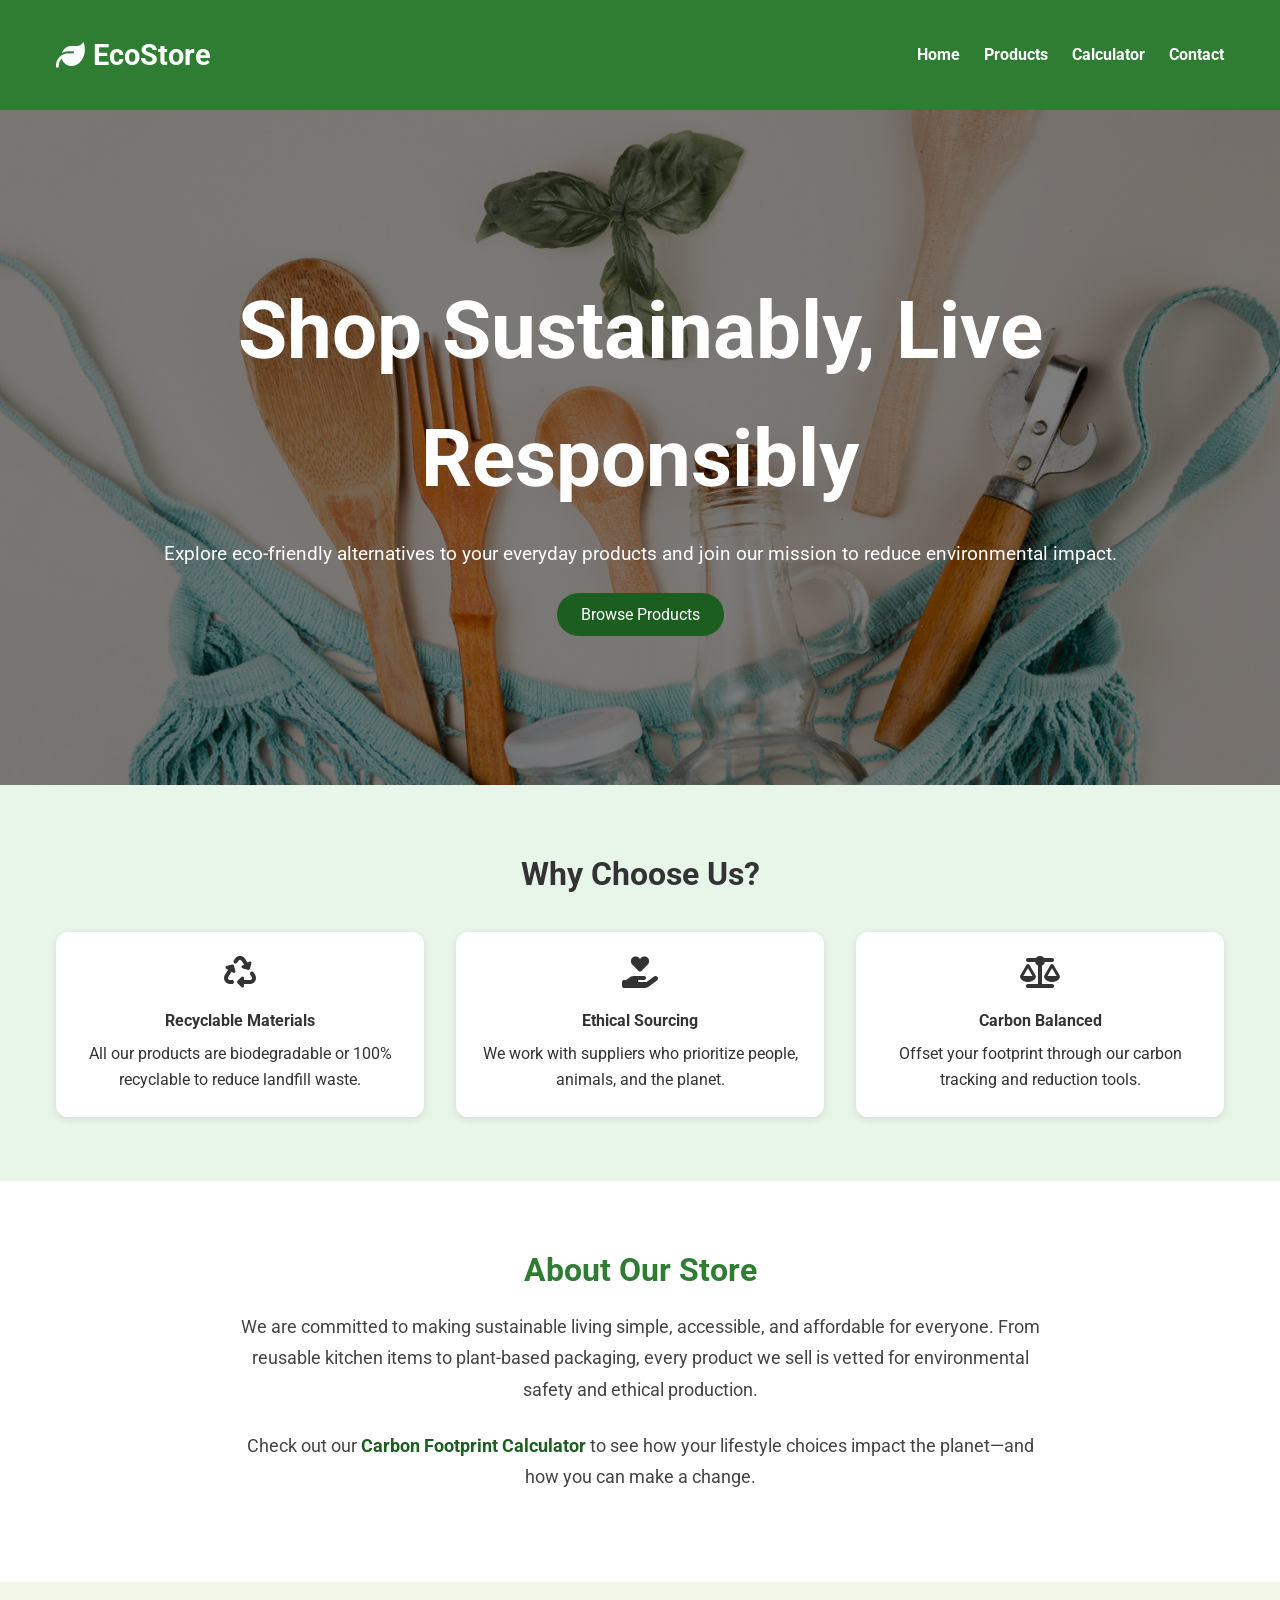
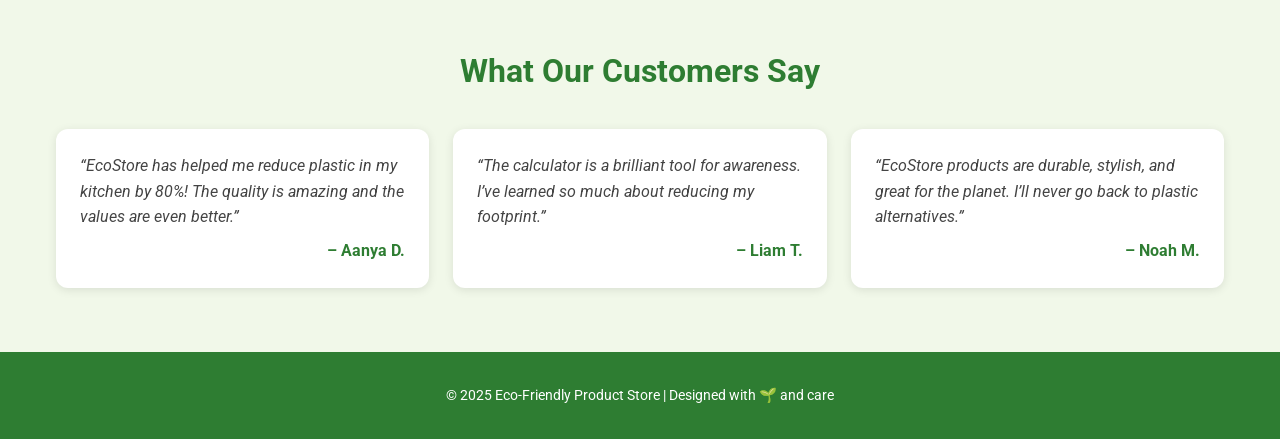
<file: index.html>
<!DOCTYPE html>
<html lang="en">
  <head>
    <meta charset="UTF-8" />
    <meta name="viewport" content="width=device-width, initial-scale=1.0" />
    <title>Eco-Friendly Product Store</title>
    <link rel="stylesheet" href="css/style.css" />
    <script defer src="js/script.js"></script>
    <link
      href="https://fonts.googleapis.com/css2?family=Roboto&display=swap"
      rel="stylesheet"
    />
    <link
      rel="stylesheet"
      href="https://cdnjs.cloudflare.com/ajax/libs/font-awesome/6.5.0/css/all.min.css"
    />
  </head>
  <body>
    <header>
      <div class="container header-flex">
        <div class="logo">
          <h1><i class="fas fa-leaf"></i> EcoStore</h1>
        </div>
        <button
          id="menu-toggle"
          class="menu-btn"
          aria-label="Toggle navigation"
        >
          <i class="fas fa-bars"></i>
        </button>
        <nav id="main-nav">
          <ul>
            <li><a href="index.html">Home</a></li>
            <li><a href="products.html">Products</a></li>
            <li><a href="calculator.html">Calculator</a></li>
            <li><a href="contact.html">Contact</a></li>
          </ul>
        </nav>
      </div>
    </header>

    <main>
      <section class="hero scroll-fade">
        <div class="container">
          <h2>Shop Sustainably, Live Responsibly</h2>
          <p>
            Explore eco-friendly alternatives to your everyday products and join
            our mission to reduce environmental impact.
          </p>
          <a href="products.html" class="btn">Browse Products</a>
        </div>
      </section>

      <section class="features scroll-fade">
        <div class="container">
          <h3>Why Choose Us?</h3>
          <div class="feature-cards">
            <div class="card">
              <i class="fas fa-recycle fa-2x"></i>
              <h4>Recyclable Materials</h4>
              <p>
                All our products are biodegradable or 100% recyclable to reduce
                landfill waste.
              </p>
            </div>
            <div class="card">
              <i class="fas fa-hand-holding-heart fa-2x"></i>
              <h4>Ethical Sourcing</h4>
              <p>
                We work with suppliers who prioritize people, animals, and the
                planet.
              </p>
            </div>
            <div class="card">
              <i class="fas fa-balance-scale fa-2x"></i>
              <h4>Carbon Balanced</h4>
              <p>
                Offset your footprint through our carbon tracking and reduction
                tools.
              </p>
            </div>
          </div>
        </div>
      </section>

      <section class="about scroll-fade">
        <div class="container">
          <h3>About Our Store</h3>
          <p>
            We are committed to making sustainable living simple, accessible,
            and affordable for everyone. From reusable kitchen items to
            plant-based packaging, every product we sell is vetted for
            environmental safety and ethical production.
          </p>
          <p>
            Check out our
            <a href="calculator.html">Carbon Footprint Calculator</a> to see how
            your lifestyle choices impact the planet—and how you can make a
            change.
          </p>
        </div>
      </section>

      <section class="testimonials scroll-fade">
        <div class="container">
          <h3>What Our Customers Say</h3>
          <div class="testimonial-row">
            <div class="testimonial-card">
              <p>
                “EcoStore has helped me reduce plastic in my kitchen by 80%! The
                quality is amazing and the values are even better.”
              </p>
              <span>– Aanya D.</span>
            </div>
            <div class="testimonial-card">
              <p>
                “The calculator is a brilliant tool for awareness. I’ve learned
                so much about reducing my footprint.”
              </p>
              <span>– Liam T.</span>
            </div>
            <div class="testimonial-card">
              <p>
                “EcoStore products are durable, stylish, and great for the
                planet. I’ll never go back to plastic alternatives.”
              </p>
              <span>– Noah M.</span>
            </div>
          </div>
        </div>
      </section>
    </main>

    <footer>
      <div class="container">
        <p>
          &copy; 2025 Eco-Friendly Product Store | Designed with 🌱 and care
        </p>
      </div>
    </footer>
  </body>
</html>
</file>
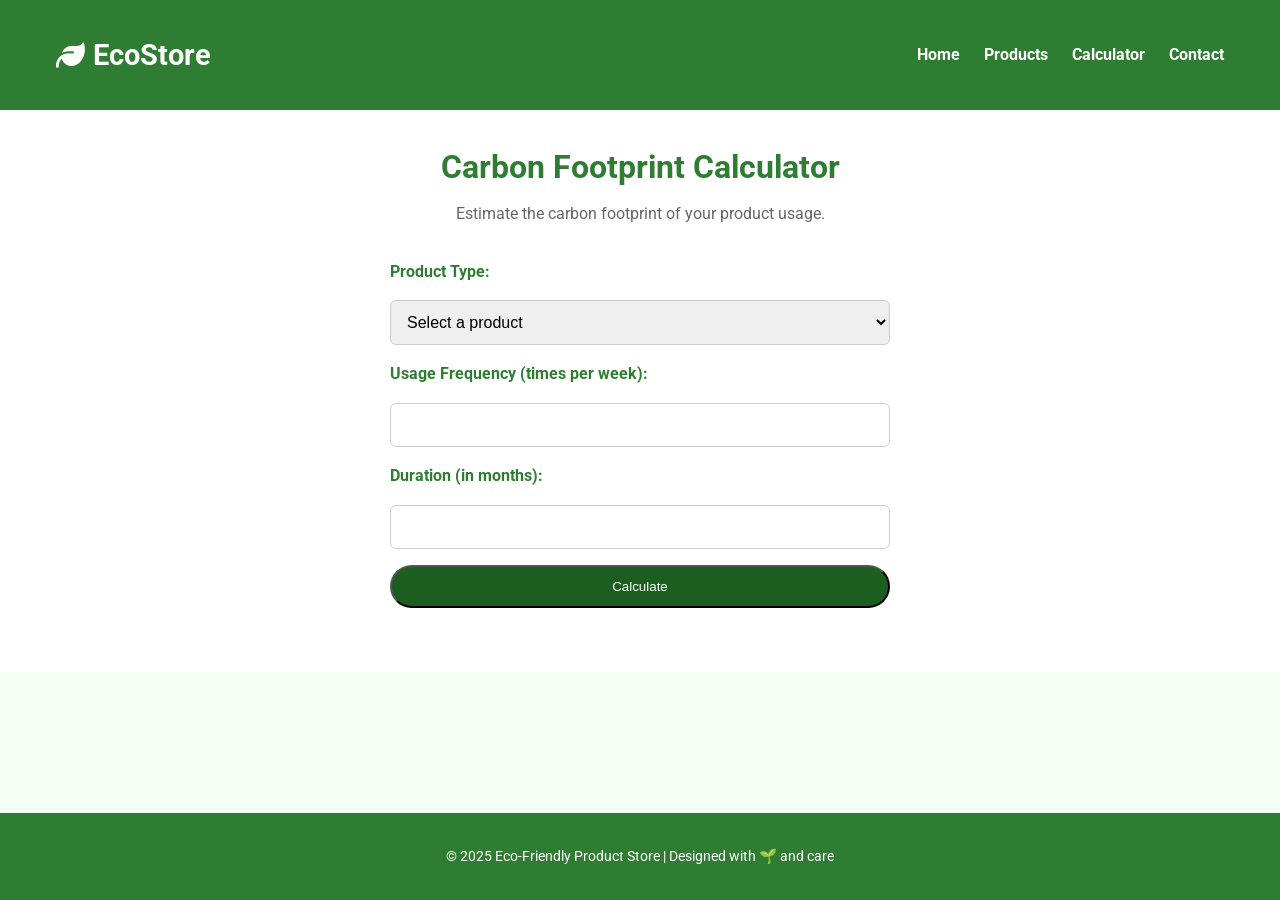
<file: calculator.html>
<!DOCTYPE html>
<html lang="en">
  <head>
    <meta charset="UTF-8" />
    <meta name="viewport" content="width=device-width, initial-scale=1.0" />
    <title>Carbon Footprint Calculator - EcoStore</title>
    <link rel="stylesheet" href="css/style.css" />
    <script defer src="js/script.js"></script>
    <link
      href="https://fonts.googleapis.com/css2?family=Roboto&display=swap"
      rel="stylesheet"
    />
    <link
      rel="stylesheet"
      href="https://cdnjs.cloudflare.com/ajax/libs/font-awesome/6.5.0/css/all.min.css"
    />
  </head>
  <body>
    <header>
      <div class="container header-flex">
        <div class="logo">
          <h1><i class="fas fa-leaf"></i> EcoStore</h1>
        </div>
        <button
          id="menu-toggle"
          class="menu-btn"
          aria-label="Toggle navigation"
        >
          <i class="fas fa-bars"></i>
        </button>
        <nav id="main-nav">
          <ul>
            <li><a href="index.html">Home</a></li>
            <li><a href="products.html">Products</a></li>
            <li><a href="calculator.html">Calculator</a></li>
            <li><a href="contact.html">Contact</a></li>
          </ul>
        </nav>
      </div>
    </header>

    <main>
      <section class="calculator">
        <div class="container">
          <h2>Carbon Footprint Calculator</h2>
          <p class="section-intro">
            Estimate the carbon footprint of your product usage.
          </p>

          <form id="footprint-form">
            <label for="product">Product Type:</label>
            <select id="product" required>
              <option value="">Select a product</option>
              <option value="toothbrush">Bamboo Toothbrush</option>
              <option value="bag">Reusable Shopping Bag</option>
              <option value="straws">Metal Straws</option>
              <option value="compost">Kitchen Compost Bin</option>
              <option value="beeswax">Beeswax Food Wraps</option>

              <option value="shampoo">Natural Shampoo Bar</option>
              <option value="notebook">Recycled Paper Notebook</option>
              <option value="bowl">Coconut Bowl Set</option>
            </select>

            <label for="frequency">Usage Frequency (times per week):</label>
            <input type="number" id="frequency" min="1" required />

            <label for="duration">Duration (in months):</label>
            <input type="number" id="duration" min="1" required />

            <button type="submit" class="btn">Calculate</button>
          </form>

          <div id="result" class="result-box"></div>
        </div>
      </section>
    </main>

    <footer>
      <div class="container">
        <p>
          &copy; 2025 Eco-Friendly Product Store | Designed with 🌱 and care
        </p>
      </div>
    </footer>
  </body>
</html>
</file>
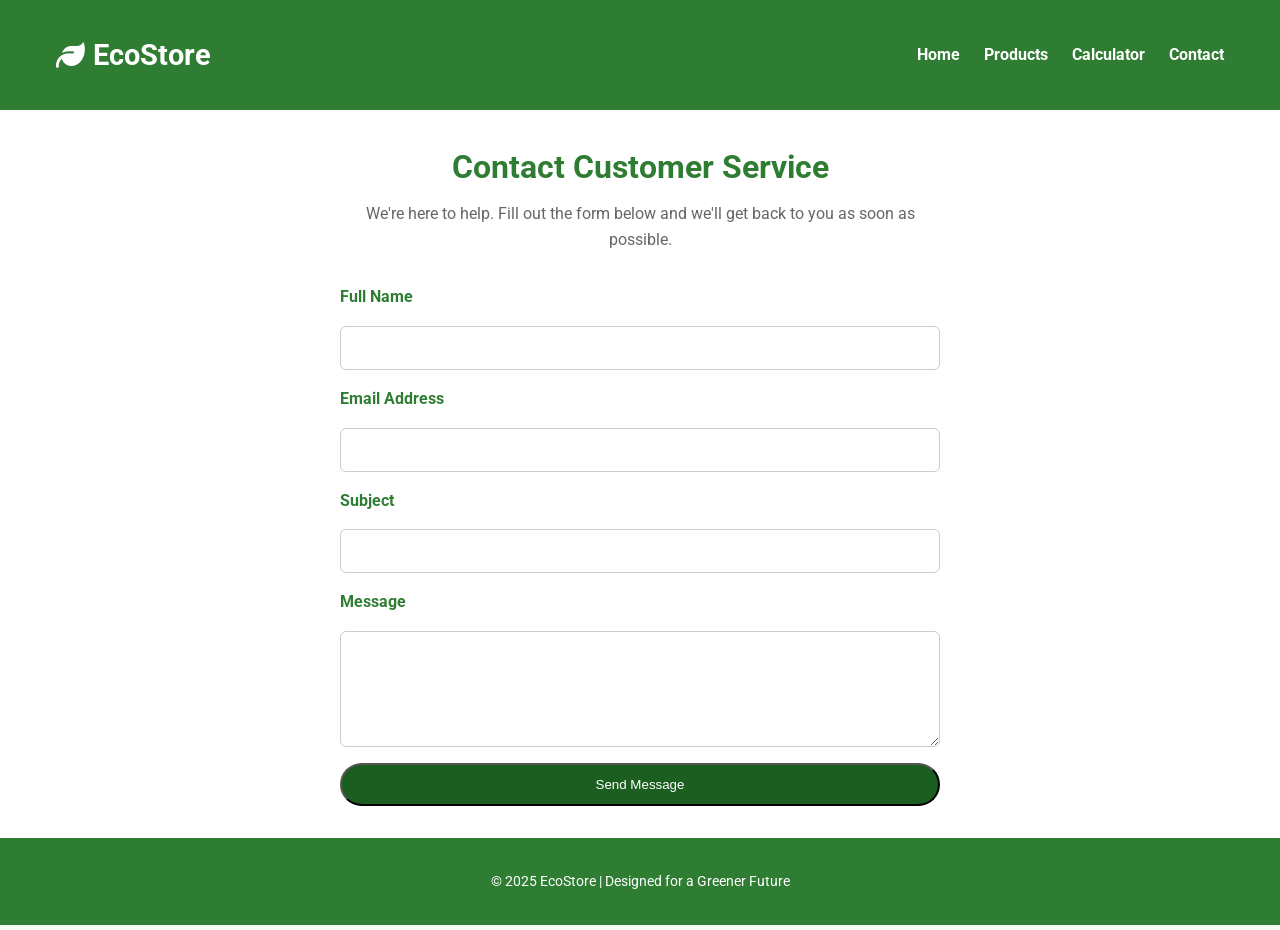
<file: contact.html>
<!DOCTYPE html>
<html lang="en">
  <head>
    <meta charset="UTF-8" />
    <meta name="viewport" content="width=device-width, initial-scale=1.0" />
    <title>Contact Us - EcoStore</title>
    <link rel="stylesheet" href="css/style.css" />
    <script defer src="js/script.js"></script>
    <link
      href="https://fonts.googleapis.com/css2?family=Roboto&display=swap"
      rel="stylesheet"
    />
    <link
      rel="stylesheet"
      href="https://cdnjs.cloudflare.com/ajax/libs/font-awesome/6.5.0/css/all.min.css"
    />
    <style></style>
  </head>
  <body>
    <header>
      <div class="container header-flex">
        <div class="logo">
          <h1><i class="fas fa-leaf"></i> EcoStore</h1>
        </div>
        <button
          id="menu-toggle"
          class="menu-btn"
          aria-label="Toggle navigation"
        >
          <i class="fas fa-bars"></i>
        </button>
        <nav id="main-nav">
          <ul>
            <li><a href="index.html">Home</a></li>
            <li><a href="products.html">Products</a></li>
            <li><a href="calculator.html">Calculator</a></li>
            <li><a href="contact.html">Contact</a></li>
          </ul>
        </nav>
      </div>
    </header>

    <main>
      <section class="contact-section">
        <div class="container">
          <h2>Contact Customer Service</h2>
          <p class="section-intro">
            We're here to help. Fill out the form below and we'll get back to
            you as soon as possible.
          </p>

          <form id="contact-form">
            <label for="name">Full Name</label>
            <input type="text" id="name" name="name" required />

            <label for="email">Email Address</label>
            <input type="email" id="email" name="email" required />

            <label for="subject">Subject</label>
            <input type="text" id="subject" name="subject" required />

            <label for="message">Message</label>
            <textarea id="message" name="message" rows="5" required></textarea>

            <button type="submit" class="btn">Send Message</button>
          </form>
          <div id="form-status" class="status-message"></div>
        </div>
      </section>
    </main>

    <footer>
      <div class="container">
        <p>&copy; 2025 EcoStore | Designed for a Greener Future</p>
      </div>
    </footer>
  </body>
</html>
</file>
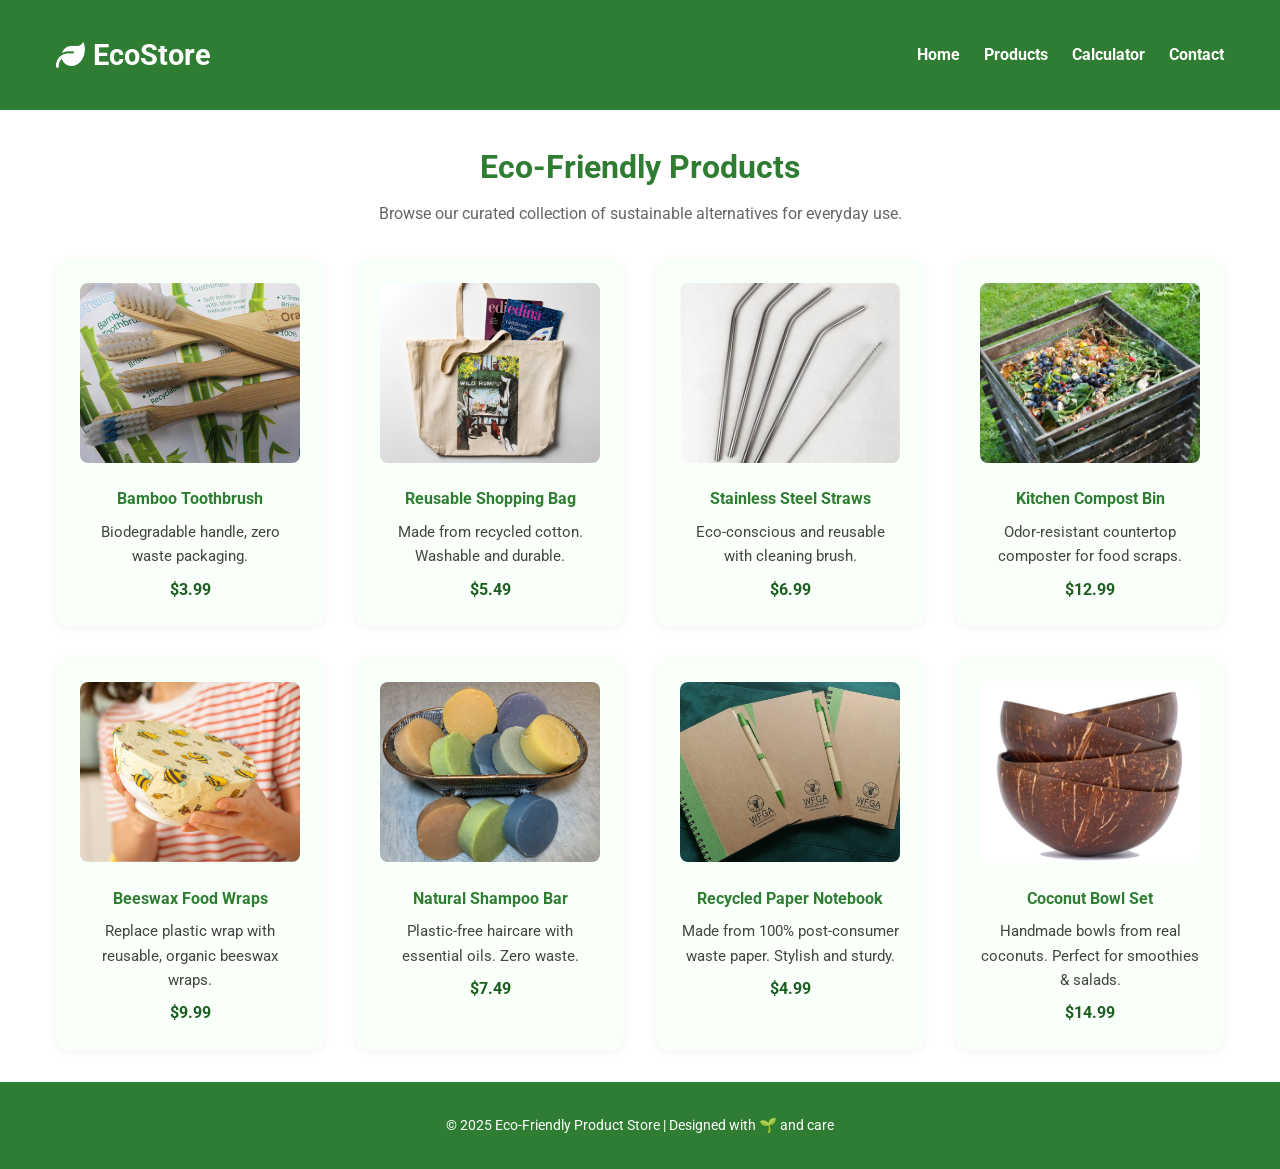
<file: products.html>
<!DOCTYPE html>
<html lang="en">
  <head>
    <meta charset="UTF-8" />
    <meta name="viewport" content="width=device-width, initial-scale=1.0" />
    <title>Our Products - EcoStore</title>
    <link rel="stylesheet" href="css/style.css" />
    <script defer src="js/script.js"></script>
    <link
      href="https://fonts.googleapis.com/css2?family=Roboto&display=swap"
      rel="stylesheet"
    />
    <link
      rel="stylesheet"
      href="https://cdnjs.cloudflare.com/ajax/libs/font-awesome/6.5.0/css/all.min.css"
    />
  </head>
  <body>
    <header>
      <div class="container header-flex">
        <div class="logo">
          <h1><i class="fas fa-leaf"></i> EcoStore</h1>
        </div>
        <button
          id="menu-toggle"
          class="menu-btn"
          aria-label="Toggle navigation"
        >
          <i class="fas fa-bars"></i>
        </button>
        <nav id="main-nav">
          <ul>
            <li><a href="index.html">Home</a></li>
            <li><a href="products.html">Products</a></li>
            <li><a href="calculator.html">Calculator</a></li>
            <li><a href="contact.html">Contact</a></li>
          </ul>
        </nav>
      </div>
    </header>

    <main>
      <section class="products">
        <div class="container">
          <h2>Eco-Friendly Products</h2>
          <p class="section-intro">
            Browse our curated collection of sustainable alternatives for
            everyday use.
          </p>

          <div class="product-grid">
            <div class="product-card">
              <img src="images/bamboo-toothbrush.jpg" alt="Bamboo Toothbrush" />
              <h4>Bamboo Toothbrush</h4>
              <p>Biodegradable handle, zero waste packaging.</p>
              <span class="price">$3.99</span>
            </div>

            <div class="product-card">
              <img src="images/reusable-bag.jpg" alt="Reusable Shopping Bag" />
              <h4>Reusable Shopping Bag</h4>
              <p>Made from recycled cotton. Washable and durable.</p>
              <span class="price">$5.49</span>
            </div>

            <div class="product-card">
              <img src="images/metal-straws.jpg" alt="Stainless Steel Straws" />
              <h4>Stainless Steel Straws</h4>
              <p>Eco-conscious and reusable with cleaning brush.</p>
              <span class="price">$6.99</span>
            </div>

            <div class="product-card">
              <img src="images/compost-bin.jpg" alt="Kitchen Compost Bin" />
              <h4>Kitchen Compost Bin</h4>
              <p>Odor-resistant countertop composter for food scraps.</p>
              <span class="price">$12.99</span>
            </div>

            <div class="product-card">
              <img src="images/beeswax-wrap.jpg" alt="Beeswax Wraps" />
              <h4>Beeswax Food Wraps</h4>
              <p>Replace plastic wrap with reusable, organic beeswax wraps.</p>
              <span class="price">$9.99</span>
            </div>

            <div class="product-card">
              <img src="images/shampoo-bar.jpg" alt="Shampoo Bar" />
              <h4>Natural Shampoo Bar</h4>
              <p>Plastic-free haircare with essential oils. Zero waste.</p>
              <span class="price">$7.49</span>
            </div>

            <div class="product-card">
              <img src="images/recycled-notebook.jpg" alt="Recycled Notebook" />
              <h4>Recycled Paper Notebook</h4>
              <p>
                Made from 100% post-consumer waste paper. Stylish and sturdy.
              </p>
              <span class="price">$4.99</span>
            </div>

            <div class="product-card">
              <img src="images/coconut-bowl.jpg" alt="Coconut Bowl Set" />
              <h4>Coconut Bowl Set</h4>
              <p>
                Handmade bowls from real coconuts. Perfect for smoothies &
                salads.
              </p>
              <span class="price">$14.99</span>
            </div>
          </div>
        </div>
      </section>
    </main>

    <footer>
      <div class="container">
        <p>
          &copy; 2025 Eco-Friendly Product Store | Designed with 🌱 and care
        </p>
      </div>
    </footer>
  </body>
</html>
</file>
<file: css/style.css>
* {
  box-sizing: border-box;
  margin: 0;
  padding: 0;
}

html,
body {
  height: 100%;
  margin: 0;
  padding: 0;
  display: flex;
  flex-direction: column;
}

body {
  font-family: "Roboto", sans-serif;
  background-color: #f4fdf4;
  color: #333;
  line-height: 1.6;
}

main {
  flex: 1;
}

.container {
  max-width: 1200px;
  margin: auto;
  padding: 1rem;
}

/* Header */
header {
  background-color: #2e7d32;
  color: white;
  padding: 1rem 0;
}

header h1 {
  font-size: 1.8rem;
  display: flex;
  align-items: center;
  gap: 0.5rem;
}

.header-flex {
  display: flex;
  justify-content: space-between;
  align-items: center;
  flex-wrap: wrap;
}

.menu-btn {
  display: none;
  background: none;
  border: none;
  font-size: 1.5rem;
  color: white;
  cursor: pointer;
}

.logo h1 {
  font-size: 1.8rem;
  display: flex;
  align-items: center;
  gap: 0.5rem;
}

nav ul {
  display: flex;
  list-style: none;
  gap: 1.5rem;
}

nav a {
  color: white;
  text-decoration: none;
  font-weight: bold;
}

nav a:hover {
  text-decoration: underline;
}

/* Hero Section */
.hero {
  position: relative;
  background: url("../images/hero-bg.jpg") no-repeat center center/cover;
  min-height: 75vh;
  padding: 6rem 1rem;
  text-align: center;
  color: white;
  display: flex;
  align-items: center;
  justify-content: center;
  background-color: #388e3c;
  overflow: hidden;
}

/* Add overlay */
.hero::before {
  content: "";
  position: absolute;
  top: 0;
  left: 0;
  right: 0;
  bottom: 0;
  background: rgba(0, 0, 0, 0.5); /* dark semi-transparent overlay */
  z-index: 1;
}

/* Ensure text is above overlay */
.hero .container {
  position: relative;
  z-index: 2;
}

.hero h2 {
  font-size: 5rem;
  margin-bottom: 1rem;
}

.hero p {
  font-size: 1.2rem;
  margin-bottom: 2rem;
}

.btn {
  background-color: #1b5e20;
  color: white;
  padding: 0.75rem 1.5rem;
  text-decoration: none;
  border-radius: 25px;
  transition: background-color 0.3s ease;
}

.btn:hover {
  background-color: #388e3c;
}

/* Features Section */
.features {
  padding: 3rem 1rem;
  background-color: #e8f5e9;
  text-align: center;
}

.features h3 {
  font-size: 2rem;
  margin-bottom: 2rem;
}

.feature-cards {
  display: flex;
  flex-wrap: wrap;
  justify-content: space-between;
  gap: 2rem;
}

.card {
  background-color: white;
  padding: 1.5rem;
  border-radius: 12px;
  box-shadow: 0 2px 8px rgba(0, 0, 0, 0.1);
  flex: 1 1 30%;
}

.card h4 {
  margin-top: 1rem;
  margin-bottom: 0.5rem;
}

.card:hover {
  transform: translateY(-8px);
  box-shadow: 0 6px 16px rgba(0, 0, 0, 0.12);
  transition: transform 0.3s ease, box-shadow 0.3s ease;
}

.card:hover i {
  transform: scale(1.15);
  transition: transform 0.3s ease;
}

/* About Section */
.about {
  padding: 3rem 1rem;
  background-color: #ffffff;
  text-align: center;
}

.about h3 {
  font-size: 2rem;
  color: #2e7d32;
  margin-bottom: 1rem;
}

.about p {
  max-width: 800px;
  margin: 0 auto 1.5rem auto;
  font-size: 1.1rem;
  color: #444;
  line-height: 1.8;
}

.about a {
  color: #1b5e20;
  font-weight: bold;
  text-decoration: none;
}

.about a:hover {
  text-decoration: underline;
}

/* Testimonial Section */
.testimonials {
  padding: 3rem 1rem;
  background-color: #f1f8e9;
}

.testimonials h3 {
  text-align: center;
  font-size: 2rem;
  margin-bottom: 2rem;
  color: #2e7d32;
}

.testimonial-row {
  display: flex;
  flex-wrap: wrap;
  justify-content: space-between;
  gap: 1.5rem;
}

.testimonial-card {
  background-color: white;
  padding: 1.5rem;
  border-radius: 12px;
  box-shadow: 0 2px 10px rgba(0, 0, 0, 0.1);
  flex: 1 1 calc(33.33% - 1rem);
  transition: transform 0.3s ease;
}

.testimonial-card:hover {
  transform: translateY(-5px);
}

.testimonial-card p {
  font-style: italic;
  color: #444;
  margin-bottom: 0.5rem;
}

.testimonial-card span {
  display: block;
  font-weight: bold;
  color: #2e7d32;
  text-align: right;
}

/* Product Listing */
.products {
  padding: 1rem;
  background-color: #ffffff;
}

.products h2 {
  text-align: center;
  font-size: 2rem;
  margin-bottom: 0.5rem;
  color: #2e7d32;
}

.section-intro {
  text-align: center;
  color: #666;
  margin-bottom: 2rem;
}

.product-grid {
  display: grid;
  grid-template-columns: repeat(auto-fit, minmax(240px, 1fr));
  gap: 2rem;
}

.product-card {
  background-color: #f9fff9;
  padding: 1.5rem;
  border-radius: 12px;
  text-align: center;
  box-shadow: 0 2px 10px rgba(0, 0, 0, 0.05);
  transition: transform 0.3s ease;
}

.product-card:hover {
  transform: translateY(-6px);
}

.product-card img {
  width: 100%;
  height: 180px;
  object-fit: cover;
  border-radius: 8px;
  margin-bottom: 1rem;
}

.product-card h4 {
  margin-bottom: 0.5rem;
  color: #2e7d32;
}

.product-card p {
  font-size: 0.95rem;
  color: #444;
  margin-bottom: 0.5rem;
}

.product-card .price {
  font-weight: bold;
  color: #1b5e20;
}

/* Calculator Page */
.calculator {
  padding: 1rem;
  background-color: #ffffff;
}

.calculator h2 {
  text-align: center;
  color: #2e7d32;
  font-size: 2rem;
  margin-bottom: 0.5rem;
}

#footprint-form {
  max-width: 500px;
  margin: 2rem auto;
  display: flex;
  flex-direction: column;
  gap: 1rem;
}

#footprint-form label {
  font-weight: bold;
  color: #2e7d32;
}

#footprint-form input,
#footprint-form select {
  padding: 0.75rem;
  font-size: 1rem;
  border-radius: 6px;
  border: 1px solid #ccc;
}

.result-box {
  display: none;
  margin: 2rem auto;
  padding: 2rem;
  background-color: #e8f5e9;
  border-left: 6px solid #2e7d32;
  border-radius: 10px;
  box-shadow: 0 4px 12px rgba(0, 0, 0, 0.06);
  font-size: 1rem;
  line-height: 1.8;
  color: #1b5e20;
}

.result-box.show {
  display: block;
}

.result-box h3 {
  font-size: 1.6rem;
  margin-bottom: 1rem;
  color: #2e7d32;
}

.result-box p {
  margin-bottom: 1.2rem;
  font-size: 1.05rem;
}

.result-box strong {
  color: #1b5e20;
  font-weight: bold;
}

.result-box p:last-child {
  font-size: 0.9rem;
  color: #333;
  margin-top: 1rem;
  font-style: italic;
}

/* Footer */
footer {
  background-color: #2e7d32;
  color: white;
  text-align: center;
  padding: 1rem 0;
  font-size: 0.9rem;
}

/* Scroll Animation Classes */
.scroll-fade {
  opacity: 0;
  transform: translateY(20px);
  transition: all 0.6s ease-out;
}

.scroll-fade.visible {
  opacity: 1;
  transform: translateY(0);
}

/* Contact Page */
.contact-section {
  padding: 1rem;
  background-color: #ffffff;
  text-align: center;
}

.contact-section h2 {
  color: #2e7d32;
  font-size: 2rem;
  margin-bottom: 0.5rem;
}

.contact-section .section-intro {
  color: #666;
  margin-bottom: 2rem;
  max-width: 600px;
  margin-left: auto;
  margin-right: auto;
}

#contact-form {
  max-width: 600px;
  margin: auto;
  display: flex;
  flex-direction: column;
  gap: 1rem;
  text-align: left;
}

#contact-form label {
  font-weight: bold;
  color: #2e7d32;
}

#contact-form input,
#contact-form textarea {
  padding: 0.75rem;
  font-size: 1rem;
  border-radius: 6px;
  border: 1px solid #ccc;
  resize: vertical;
}

.status-message {
  margin-top: 1.5rem;
  font-size: 1rem;
  font-weight: bold;
  padding: 1rem;
  border-radius: 6px;
  display: none;
  text-align: center;
}

.status-message.success {
  background-color: #e8f5e9;
  color: #1b5e20;
  border-left: 5px solid #2e7d32;
}

.status-message.error {
  background-color: #fdecea;
  color: #c62828;
  border-left: 5px solid #b71c1c;
}

/* Responsive Design */
@media (max-width: 768px) {
  .menu-btn {
    display: block;
  }

  #main-nav {
    width: 100%;
    display: none;
  }

  #main-nav ul {
    flex-direction: column;
    gap: 0;
    padding: 0;
    background-color: #2e7d32;
    margin-top: 1rem;
  }

  #main-nav ul li {
    border-top: 1px solid rgba(255, 255, 255, 0.2);
    text-align: center;
    padding: 0.75rem 0;
  }

  #main-nav.show {
    display: block;
  }

  .feature-cards {
    flex-direction: column;
    gap: 1.5rem;
  }

  .hero h2 {
    font-size: 2rem;
  }

  .card {
    flex: 1 1 100%;
  }

  .testimonial-card {
    flex: 1 1 100%;
  }
}
</file>
